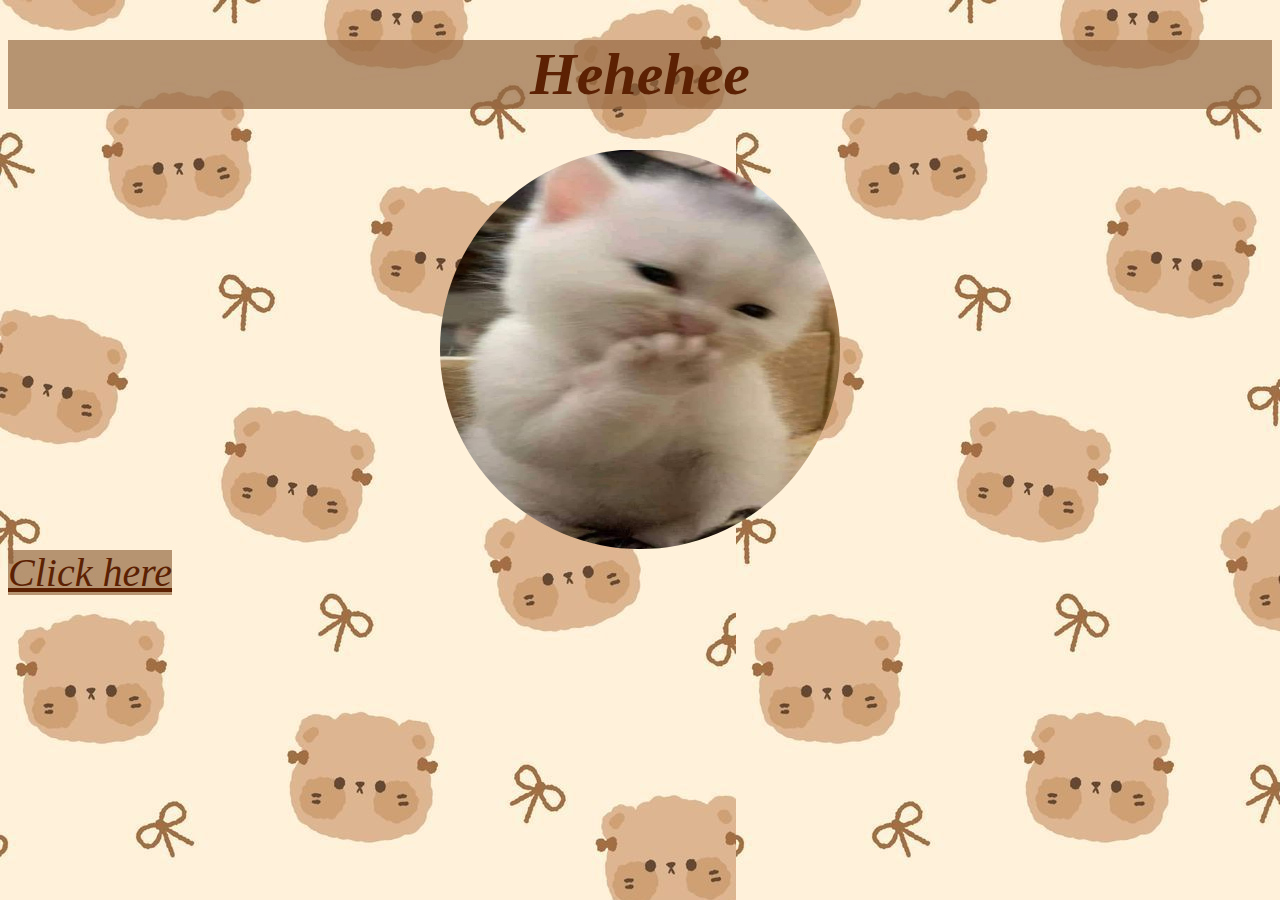
<file: index.html>
<!DOCTYPE html>
<html lang="en">
<head>
    <meta charset="UTF-8">
    <meta name="viewport" content="width=, initial-scale=1.0">
    <title> Happy Valentines Day💗 </title>
    <meta name="viewport" content="width=device-width, initial-scale=1">
    <style>
        h1{
            color:rgb(91, 33, 2);
            text-align: center;
            font-size:60px;
            font-style:italic;
            background-color: rgba(147, 101, 63, 0.678);
            position:static;


        }
        body{
            background-image: url(./bg.png);
             
        }
        img{
            border-radius: 50%;
            margin-left:50px;
            display:block;
            padding:0px;
            margin:auto;
        }
        a{
            color:rgb(91, 33, 2);
            font-size: 40px;
            font-style: italic;
        }
        .btn{
            background-color: rgba(147, 101, 63, 0.678);
        }
    </style>

</head>
<body>
    <h1>Hehehee </h1>
    <img src="./image.png" height ="400" width="400" >
    <a href = "./index2.html" class="btn">Click here </a>
    
   
    
</body>
</html>
</file>
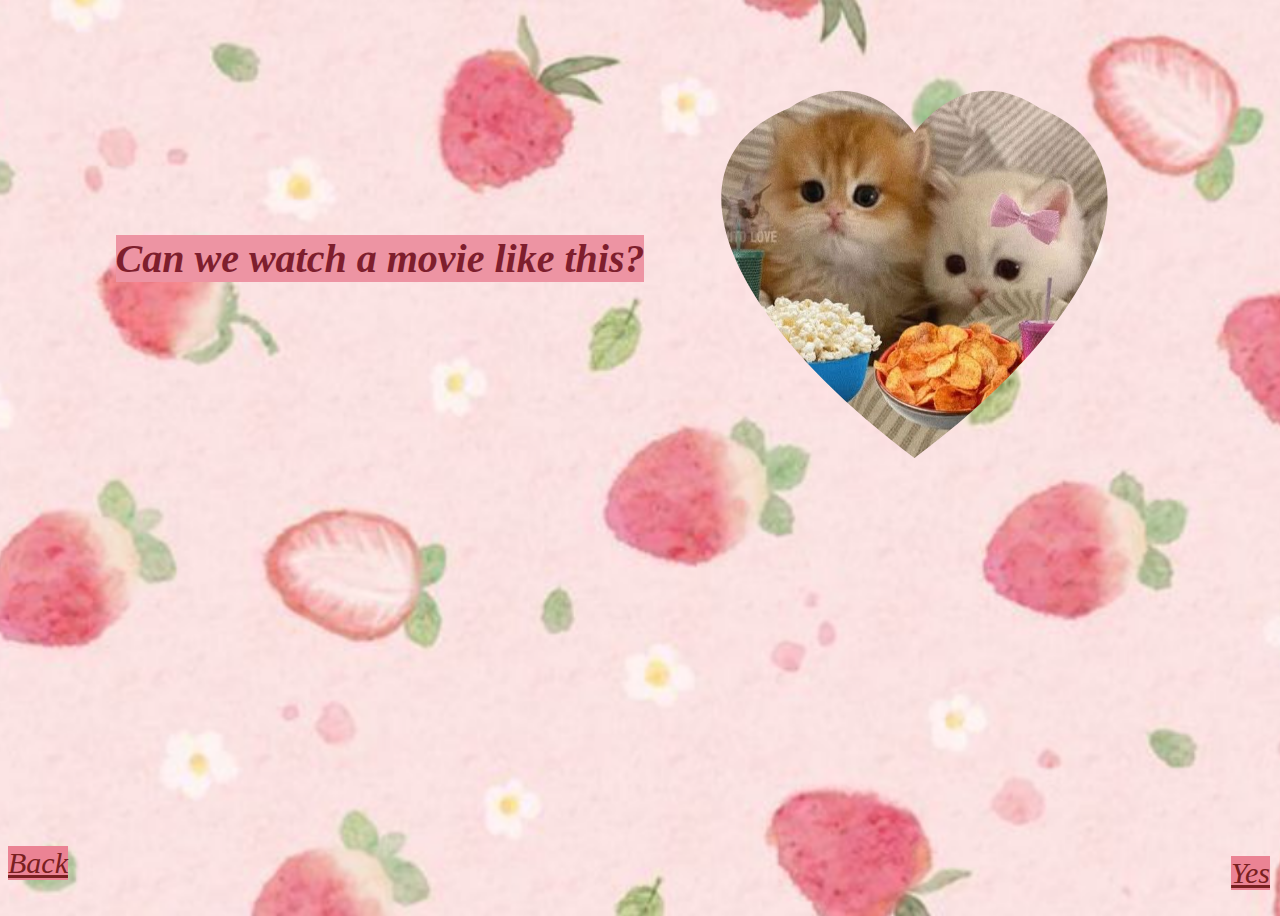
<file: index2.html>
<!DOCTYPE html>
<html lang="en">
<head>
    <meta charset="UTF-8">
    <meta name="viewport" content="width=body, initial-scale=1.0">
    <title>Happy Valentines Day💗</title>
    <style>
        body{
        background-image: url(./pic4.png);
        background-repeat:no-repeat;
        height:100vh;
        background-size: cover;
        background-position: center;
        }
        div{
            color:rgb(126, 30, 45);
            font-style: italic;
            text-align: center;
            justify-content: center; /* horizontal center */
            align-items: center;
            font-size: 20px;
            display:flex;
            position:relative;
            
        }
        h1{
            background-color: rgb(237, 148, 163);
            text-align: center;
        }
        a{
            bottom:20px;
            color:rgb(121, 32, 32);
            font-size:30px;
            position:absolute;
            font-style: italic;
            background-color: rgb(235, 131, 148);
            
        }
        img{
            border-radius:50%;
            object-fit: contain;
            clip-path: path("M250 450 C50 300 0 150 125 100 C200 50 250 125 250 125 C250 125 300 50 375 100 C500 150 450 300 250 450Z");
            margin-left:20px;
}
        
    </style>
</head>
<body>
    <div>
    <h1>Can we watch a movie like this?</h1>
    <img src="./imagecopy.png" height ="500" width="500">
    </div>
    <audio></audio>
    
    <a href="./index.html">Back</a>
    <br/>
    <a href="./index3.html" style=" right: 10px;bottom:10px;position:absolute">Yes</a>
</body>
</html>
</file>
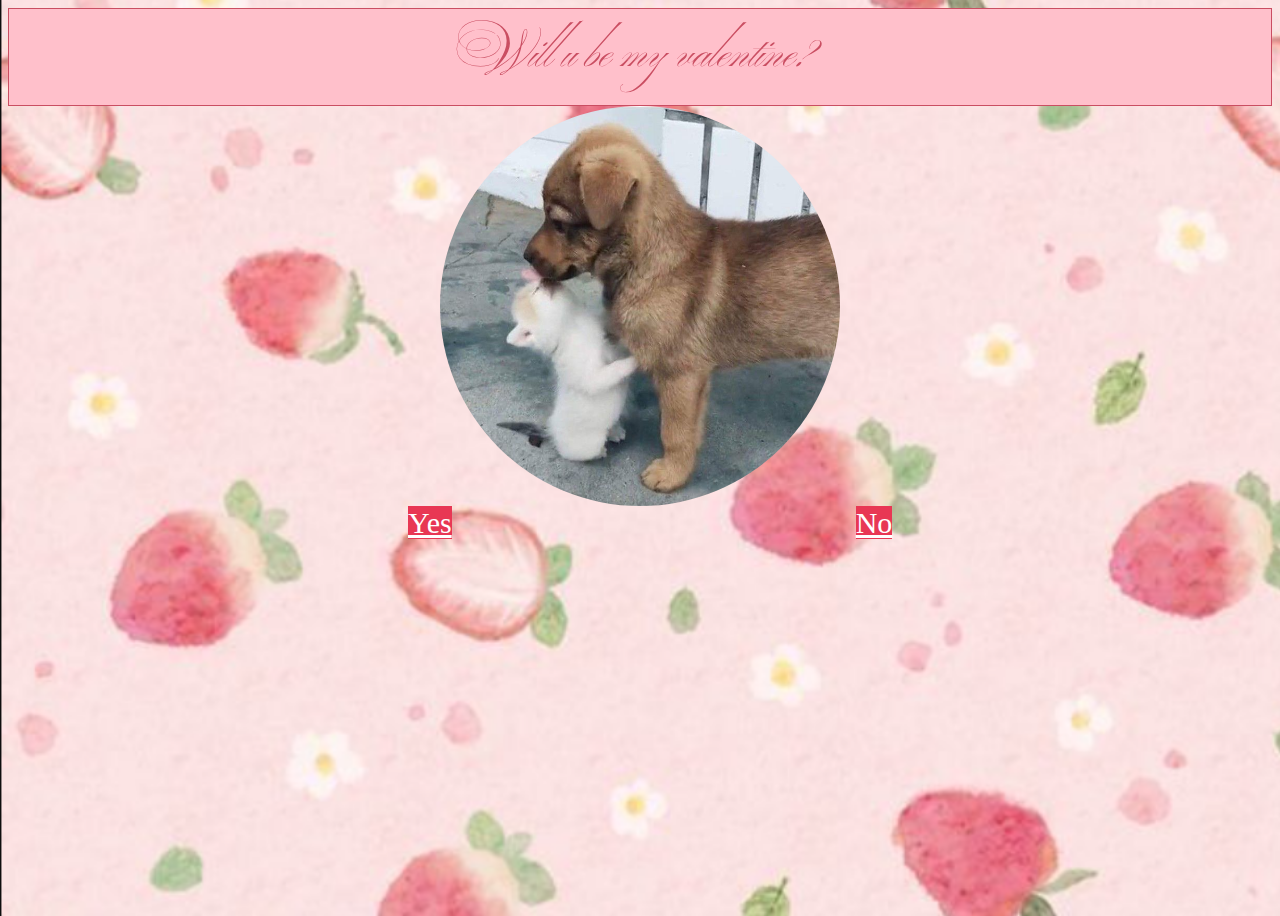
<file: index3.html>
<!DOCTYPE html>
    <html lang="en">
    <head>
        <meta charset="UTF-8">
        <meta name="viewport" content="width=device-width, initial-scale=1.0">
        <title>Happy Valentines Day💗</title>
        <link rel="preconnect" href="https://fonts.googleapis.com">
        <link rel="preconnect" href="https://fonts.gstatic.com" crossorigin>
        <link href="https://fonts.googleapis.com/css2?family=Ballet:opsz@16..72&display=swap" rel="stylesheet">
        <style>
            body{
            background-image:url(./pic4.png);
            justify-content:center;
            align-items:center;
            background-repeat: no-repeat;
            height:100vh;
            background-size: cover;

            
            }
            h1{
                color: rgb(202, 78, 98);
                font-family: "Ballet", cursive;
                font-optical-sizing: auto;
                font-weight: 900;
                font-style: normal;
                text-align:center;
                margin:auto;
                font-size: 50px;
                border:solid 1px;
                background-color:pink
            

            }
            .btn{
                color:white;
                background-color: rgb(232, 55, 84);
                font-size: 30px;
                margin-left:400px;
            }
            img{
                display:flex;
                border-radius: 50%;
                height:400px;
                width:400px;
                margin:auto;
            }
        </style>
    </head>
    <body>
        <h1>Will u be my valentine?</h1>
        <img src ="./img3.png">
        <a href="./indexyes.html" class="btn">Yes</a>
        <a href="./indexno.html" class="btn">No</a>
    </body>
    </html>
</file>
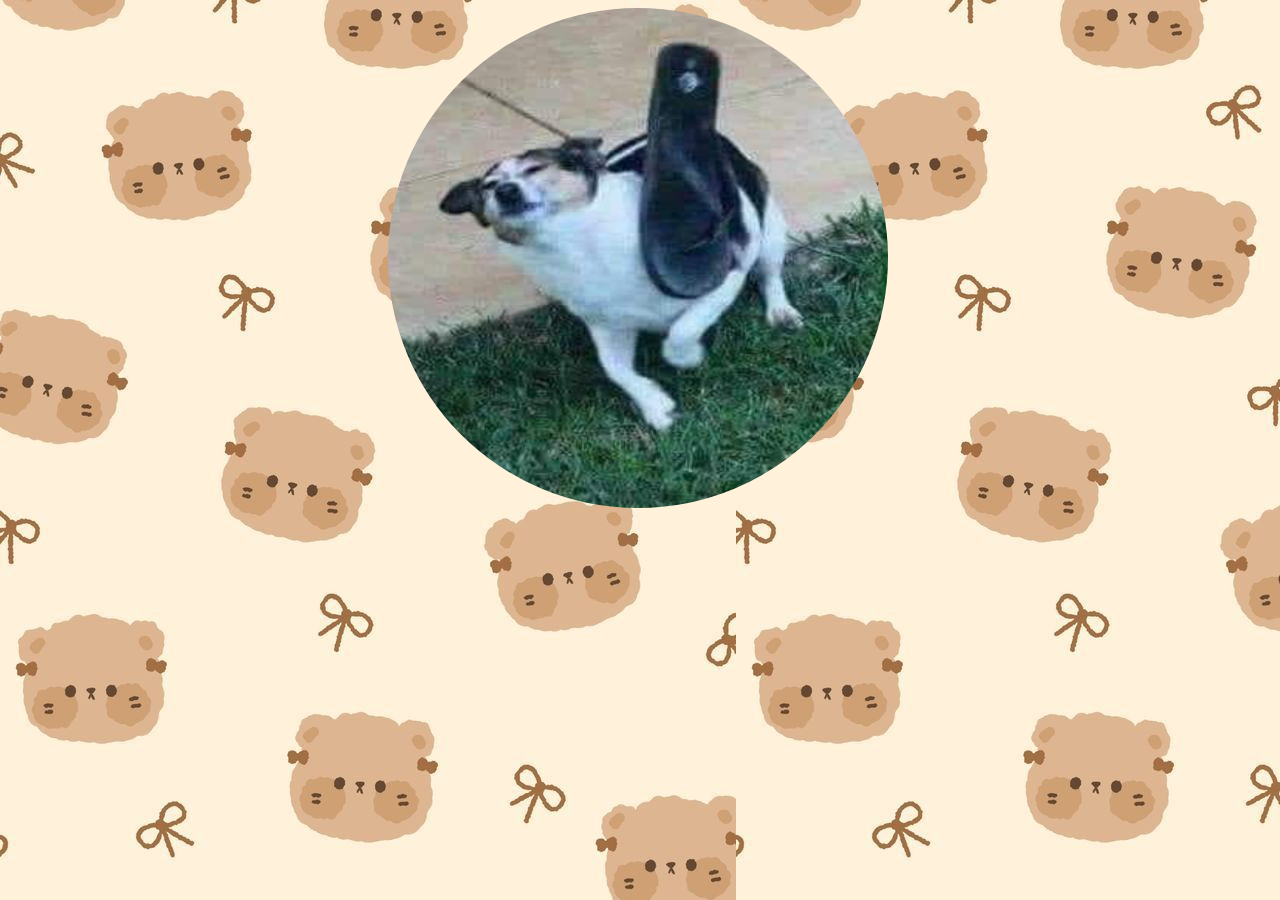
<file: indexno.html>
<!DOCTYPE html>
<html lang="en">
<head>
    <meta charset="UTF-8">
    <meta name="viewport" content="width=device-width, initial-scale=1.0">
    <title>Happy Valentines Day💗</title>
    <style>
    body{
        background-image: url("bg.png");
    }
    img{
        height:500px;
        width: 500px;
        border-radius: 50%;
        margin:auto;
        margin-left: 380px;
    }
    </style>
</head>
<body>
    <img src="./imgno.png">

    
</body>
</html>
</file>
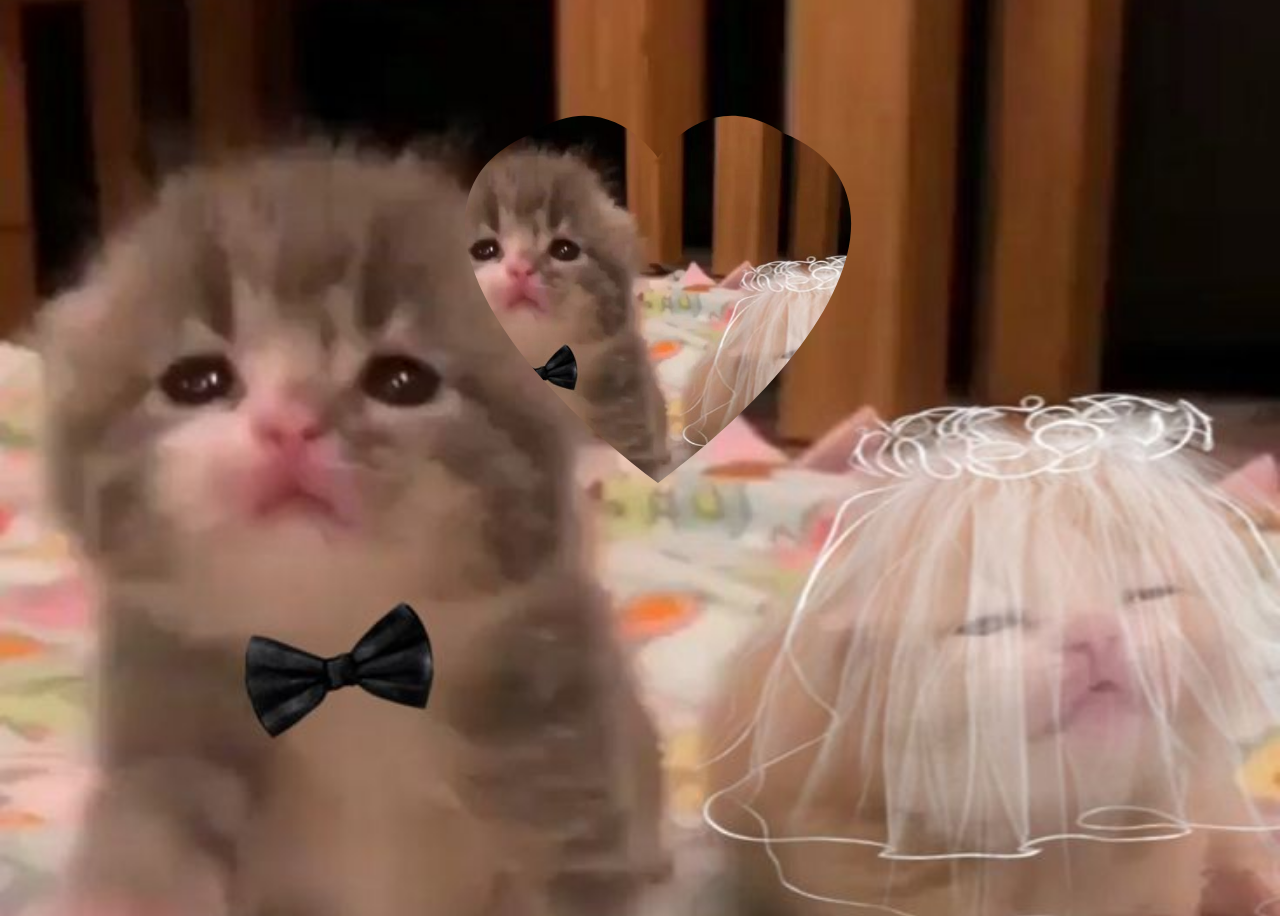
<file: indexss.html>
<!DOCTYPE html>
<html lang="en">
<head>
    <meta charset="UTF-8">
    <meta name="viewport" content="width=device-width, initial-scale=1.0">
    <title>Happy Valentines Day💗</title>
    <style>
    body{
            background-image: url(picm.jpg);
            background-repeat: no-repeat;
            background-position: center;
            height:100vh;
            background-size: cover;
            position:relative;

        }
        img{
            height:500px;
            width:500px;
            position:absolute;
            margin-left: 400px;
            margin-top: 25px;
            clip-path: path("M250 450 C50 300 0 150 125 100 C200 50 250 125 250 125 C250 125 300 50 375 100 C500 150 450 300 250 450Z");
            background-size: contain;
            border-radius: 50%;


        }
        
        </style>
</head>
<body>
    <img src="./picm.jpg">
</body>
</html>
</file>
